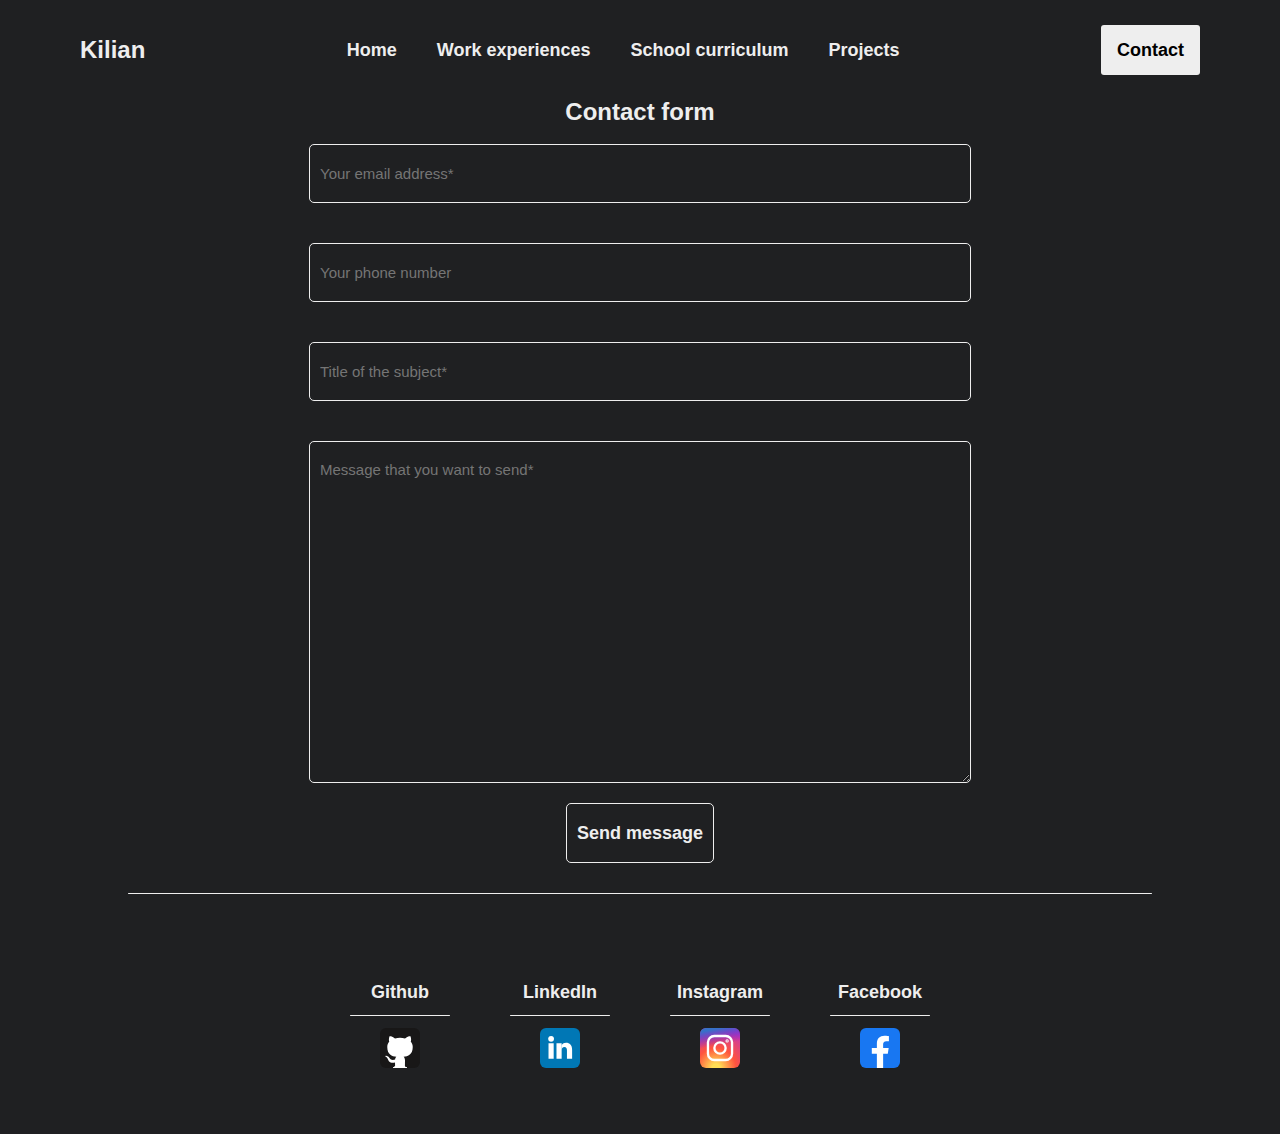
<file: contact/contact.html>
<!DOCTYPE html>
<html lang="en">
<head>
    <meta charset="UTF-8">
    <meta name="viewport" content="width=device-width, initial-scale=1.0">
    <meta http-equiv="X-UA-Compatible" content="ie=edge">
    <title>Kilian GOËTZ</title>
    <link rel="stylesheet" href="./contact.css">
    <link rel="stylesheet" href="../style/style.css">
    <script type="text/javascript" src="./formSender.js"></script>
</head>
<body>
<div id="preloader">
    <span class="loader">
    </span>
</div>
<header>
    <nav id="navbar">
        <button id="burgerMenu"
                onclick="
                this.classList.toggle('opened');
                this.setAttribute('aria-expanded', this.classList.contains('opened'));

                let navbar = document.getElementById('navbar');
                let listNavbar = document.getElementById('listNavbar');
                let elementList = document.getElementsByClassName('elementList');
                let divider = document.getElementById('divider');
                let content = document.getElementById('content');
                let footer = document.getElementById('footer');

                if(this.classList.contains('opened')){
                    content.style.display = 'none';
                    footer.style.display = 'none';
                    navbar.style.height = 'calc(100vh - 60px)';
                    listNavbar.style.flexDirection = 'column';
                    listNavbar.style.paddingLeft = '0';
                    listNavbar.style.height = '100%';
                    listNavbar.style.justifyContent = 'space-around';
                    elementList[0].style.display = 'none';
                    navbar.style.flexDirection = 'column';
                    navbar.style.alignItems = 'center';
                    divider.style.display = 'flex';
                    divider.style.width = '100%';
                    divider.style.borderBottom = '1px solid #EEEEEE';
                    for(let x = 1; x < elementList.length; x++){
                        elementList[x].style.display = 'block';
                        elementList[x].style.margin = '0';
                    }
                }
                else{
                    content.style.display = 'flex';
                    content.style.flexDirection = 'column';
                    footer.style.display = 'flex';
                    navbar.style.height = 'auto';
                    divider.style.display = 'none';
                    elementList[0].style.display = 'flex';
                    navbar.style.alignItems = 'center'
                    navbar.style.flexDirection = 'row';
                    for(let x = 1; x < elementList.length; x++){
                        elementList[x].style.display = 'none';
                        elementList[x].style.margin = '0';
                    }
                }
                "
                aria-label="Main Menu"
        >
            <svg width="40" height="40" viewBox="0 0 100 100">
                <path class="burgerMenuLines" d="M 20,29.000046 H 80.000231 C 80.000231,29.000046 94.498839,28.817352 94.532987,66.711331 94.543142,77.980673 90.966081,81.670246 85.259173,81.668997 79.552261,81.667751 75.000211,74.999942 75.000211,74.999942 L 25.000021,25.000058" />
                <path class="burgerMenuLines" d="M 20,50 H 80" />
                <path class="burgerMenuLines" d="M 20,70.999954 H 80.000231 C 80.000231,70.999954 94.498839,71.182648 94.532987,33.288669 94.543142,22.019327 90.966081,18.329754 85.259173,18.331003 79.552261,18.332249 75.000211,25.000058 75.000211,25.000058 L 25.000021,74.999942" />
            </svg>
        </button>
        <span id="divider"></span>
        <ul id="listNavbar">
            <li class="elementList">
                <a href="../index.html" class="elementLink" title="Kilian GOËTZ" >Kilian</a>
            </li>
            <li class="elementList">
                <a href="../index.html" class="elementLink" title="Home page" >Home</a>
            </li>
            <li class="elementList">
                <a href="../workExperience/workExperience.html" class="elementLink" title="Work experiences page" >Work experiences</a>
            </li>
            <li class="elementList">
                <a href="../schoolCurriculum/schoolCurriculum.html" class="elementLink" title="School curriculum page" >School curriculum</a>
            </li>
            <li class="elementList">
                <a href="../projects/projects.html" class="elementLink" title="Projects page" >Projects</a>
            </li>
            <li class="elementList">
                <a href="./contact.html" class="elementLink" title="Contact page" >Contact</a>
            </li>
        </ul>
    </nav>
</header>
<main id="content">
    <h1 id="title-contact">Contact form</h1>
    <form method="post" id="contact-form">
        <div class="email">
            <label for="email-input"></label>
            <input type="email" placeholder="Your email address*" name="email" id="email-input" required>
        </div>
        <div class="phone-number">
            <label for="phone-number"></label>
            <input type="tel" placeholder="Your phone number" name="phone-number" id="phone-number">
        </div>
        <div class="subject">
            <label for="subject"></label>
            <input type="text" placeholder="Title of the subject*" name="subject" id="subject" required>
        </div>
        <div class="message">
            <label for="message"></label>
            <textarea placeholder="Message that you want to send*" name="message" id="message" cols="30" rows="20" required></textarea>
        </div>
        <input type="submit" value="Send message" id="send-button" onclick="sendMail()">
    </form>
</main>
<footer id="footer">
    <span id="dividerFooter"></span>
    <ul id="listFooter">
        <li class="elementListFooter">
            <a href="https://github.com/Beladric" target="_blank" class="elementLinkFooter" title="GitHub" >Github</a>
            <span class="dividersFooter"></span>
            <img src="../resources/github.svg" alt="github" height="40">
        </li>
        <li class="elementListFooter">
            <a href="https://www.linkedin.com/in/kilian-goetz/" target="_blank" class="elementLinkFooter" title="LinkedIn" >LinkedIn</a>
            <span class="dividersFooter"></span>
            <img src="../resources/linkedin.svg" alt="linkedIn" height="40">
        </li>
        <li class="elementListFooter">
            <a href="" target="_blank" class="elementLinkFooter" title="Instagram" >Instagram</a>
            <span class="dividersFooter"></span>
            <img src="../resources/instagram.svg" alt="instagram" height="40">
        </li>
        <li class="elementListFooter">
            <a href="" target="_blank" class="elementLinkFooter" title="Facebook" >Facebook</a>
            <span class="dividersFooter"></span>
            <img src="../resources/facebook.svg" alt="facebook" height="40">
        </li>
    </ul>
</footer>
<script src="../scripts/loader.js"></script>
</body>
</html>
</file>
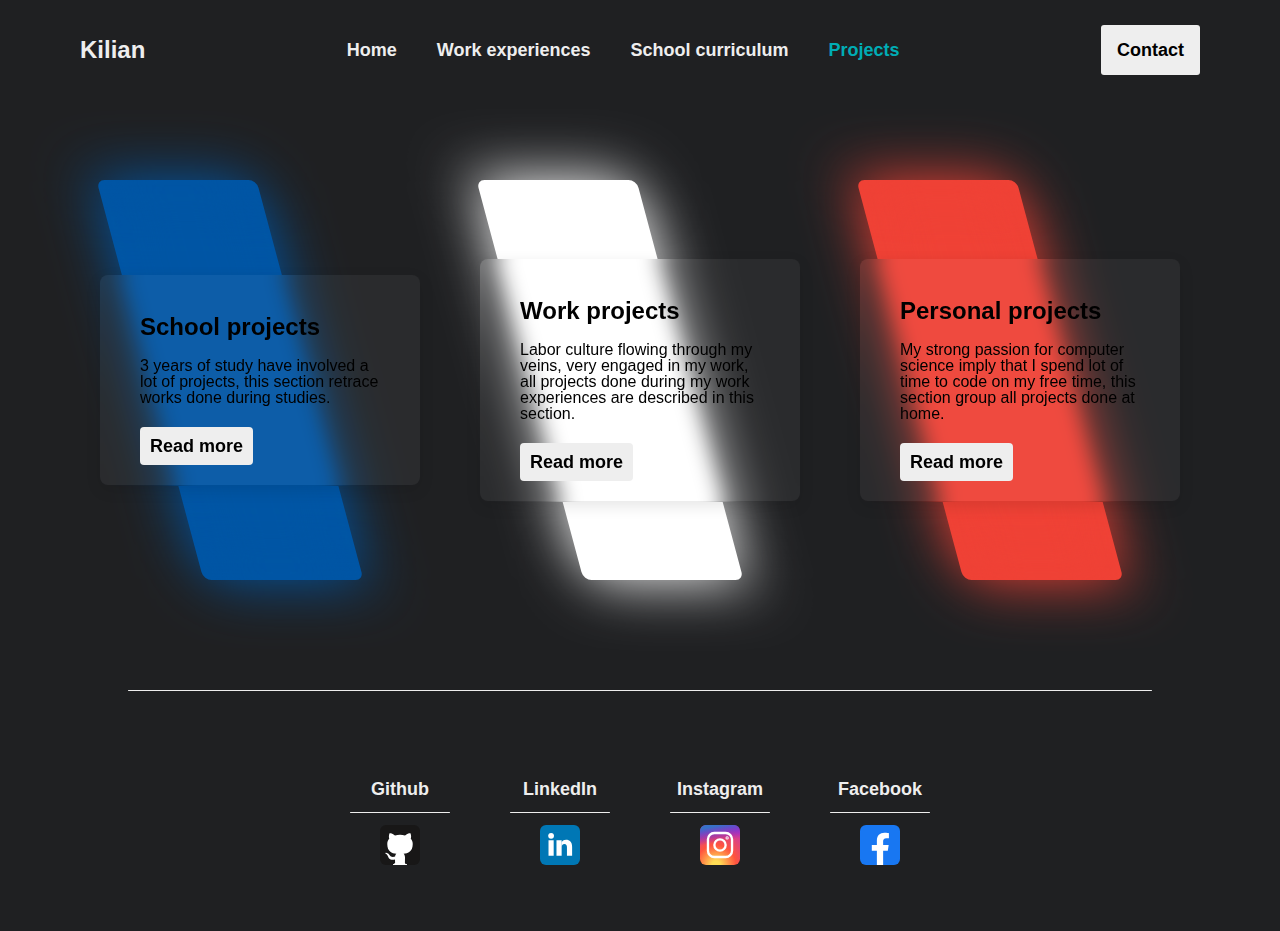
<file: projects/projects.html>
<!DOCTYPE html>
<html lang="en">
<head>
    <meta charset="UTF-8">
    <meta name="viewport" content="width=device-width, initial-scale=1.0">
    <meta http-equiv="X-UA-Compatible" content="ie=edge">
    <title>Kilian GOËTZ</title>
    <link rel="stylesheet" href="./projects.css">
    <link rel="stylesheet" href="../style/style.css">
</head>
<body>
<div id="preloader">
    <span class="loader">
    </span>
</div>
<header>
    <nav id="navbar">
        <button id="burgerMenu"
                onclick="
                this.classList.toggle('opened');
                this.setAttribute('aria-expanded', this.classList.contains('opened'));

                let navbar = document.getElementById('navbar');
                let listNavbar = document.getElementById('listNavbar');
                let elementList = document.getElementsByClassName('elementList');
                let divider = document.getElementById('divider');
                let content = document.getElementById('content');
                let footer = document.getElementById('footer');

                if(this.classList.contains('opened')){
                    content.style.display = 'none';
                    footer.style.display = 'none';
                    navbar.style.height = 'calc(100vh - 60px)';
                    listNavbar.style.flexDirection = 'column';
                    listNavbar.style.paddingLeft = '0';
                    listNavbar.style.height = '100%';
                    listNavbar.style.justifyContent = 'space-around';
                    elementList[0].style.display = 'none';
                    navbar.style.flexDirection = 'column';
                    navbar.style.alignItems = 'center';
                    divider.style.display = 'flex';
                    divider.style.width = '100%';
                    divider.style.borderBottom = '1px solid #EEEEEE';
                    for(let x = 1; x < elementList.length; x++){
                        elementList[x].style.display = 'block';
                        elementList[x].style.margin = '0';
                    }
                }
                else{
                    content.style.display = 'flex';
                    footer.style.display = 'flex';
                    navbar.style.height = 'auto';
                    divider.style.display = 'none';
                    elementList[0].style.display = 'flex';
                    navbar.style.alignItems = 'center'
                    navbar.style.flexDirection = 'row';
                    for(let x = 1; x < elementList.length; x++){
                        elementList[x].style.display = 'none';
                        elementList[x].style.margin = '0';
                    }
                }
                "
                aria-label="Main Menu"
        >
            <svg width="40" height="40" viewBox="0 0 100 100">
                <path class="burgerMenuLines" d="M 20,29.000046 H 80.000231 C 80.000231,29.000046 94.498839,28.817352 94.532987,66.711331 94.543142,77.980673 90.966081,81.670246 85.259173,81.668997 79.552261,81.667751 75.000211,74.999942 75.000211,74.999942 L 25.000021,25.000058" />
                <path class="burgerMenuLines" d="M 20,50 H 80" />
                <path class="burgerMenuLines" d="M 20,70.999954 H 80.000231 C 80.000231,70.999954 94.498839,71.182648 94.532987,33.288669 94.543142,22.019327 90.966081,18.329754 85.259173,18.331003 79.552261,18.332249 75.000211,25.000058 75.000211,25.000058 L 25.000021,74.999942" />
            </svg>
        </button>
        <span id="divider"></span>
        <ul id="listNavbar">
            <li class="elementList">
                <a href="../index.html" class="elementLink" title="Kilian GOËTZ" >Kilian</a>
            </li>
            <li class="elementList">
                <a href="../index.html" class="elementLink" title="Home page" >Home</a>
            </li>
            <li class="elementList">
                <a href="../workExperience/workExperience.html" class="elementLink" title="Work experiences page" >Work experiences</a>
            </li>
            <li class="elementList">
                <a href="../schoolCurriculum/schoolCurriculum.html" class="elementLink" title="School curriculum page" >School curriculum</a>
            </li>
            <li class="elementList">
                <a href="./projects.html" class="elementLink" title="Projects page" >Projects</a>
            </li>
            <li class="elementList">
                <a href="../contact/contact.html" class="elementLink" title="Contact page" >Contact</a>
            </li>
        </ul>
    </nav>
</header>
<main id="content">
    <div class="cards-projects">
        <div class="box-projects">
            <span></span>
            <div class="content-card-project">
                <h2>
                    School projects
                </h2>
                <p>
                    3 years of study have involved a lot of projects, this section retrace works done during studies.
                </p>
                <a href="" title="To school project section">
                    Read more
                </a>
            </div>
        </div>
        <div class="box-projects">
            <span></span>
            <div class="content-card-project">
                <h2>
                    Work projects
                </h2>
                <p>
                    Labor culture flowing through my veins, very engaged in my work, all projects done during my work experiences are described in this section.
                </p>
                <a href="" title="To work projects section" >
                    Read more
                </a>
            </div>
        </div>
        <div class="box-projects">
            <span></span>
            <div class="content-card-project">
                <h2>
                    Personal projects
                </h2>
                <p>
                    My strong passion for computer science imply that I spend lot of time to code on my free time, this section group all projects done at home.
                </p>
                <a href="" title="To personnal project section" >
                    Read more
                </a>
            </div>
        </div>
    </div>
    <section id="school-projects">

    </section>
    <section id="work-projects">

    </section>
    <section id="personal-projects">

    </section>
</main>
<footer id="footer">
    <span id="dividerFooter"></span>
    <ul id="listFooter">
        <li class="elementListFooter">
            <a href="https://github.com/Beladric" target="_blank" class="elementLinkFooter" title="GitHub" >Github</a>
            <span class="dividersFooter"></span>
            <img src="../resources/github.svg" alt="github" height="40">
        </li>
        <li class="elementListFooter">
            <a href="https://www.linkedin.com/in/kilian-goetz/" target="_blank" class="elementLinkFooter" title="LinkedIn" >LinkedIn</a>
            <span class="dividersFooter"></span>
            <img src="../resources/linkedin.svg" alt="linkedIn" height="40">
        </li>
        <li class="elementListFooter">
            <a href="" target="_blank" class="elementLinkFooter" title="Instagram" >Instagram</a>
            <span class="dividersFooter"></span>
            <img src="../resources/instagram.svg" alt="instagram" height="40">
        </li>
        <li class="elementListFooter">
            <a href="" target="_blank" class="elementLinkFooter" title="Facebook" >Facebook</a>
            <span class="dividersFooter"></span>
            <img src="../resources/facebook.svg" alt="facebook" height="40">
        </li>
    </ul>
</footer>
<script src="../scripts/loader.js"></script>
</body>
</html>
</file>
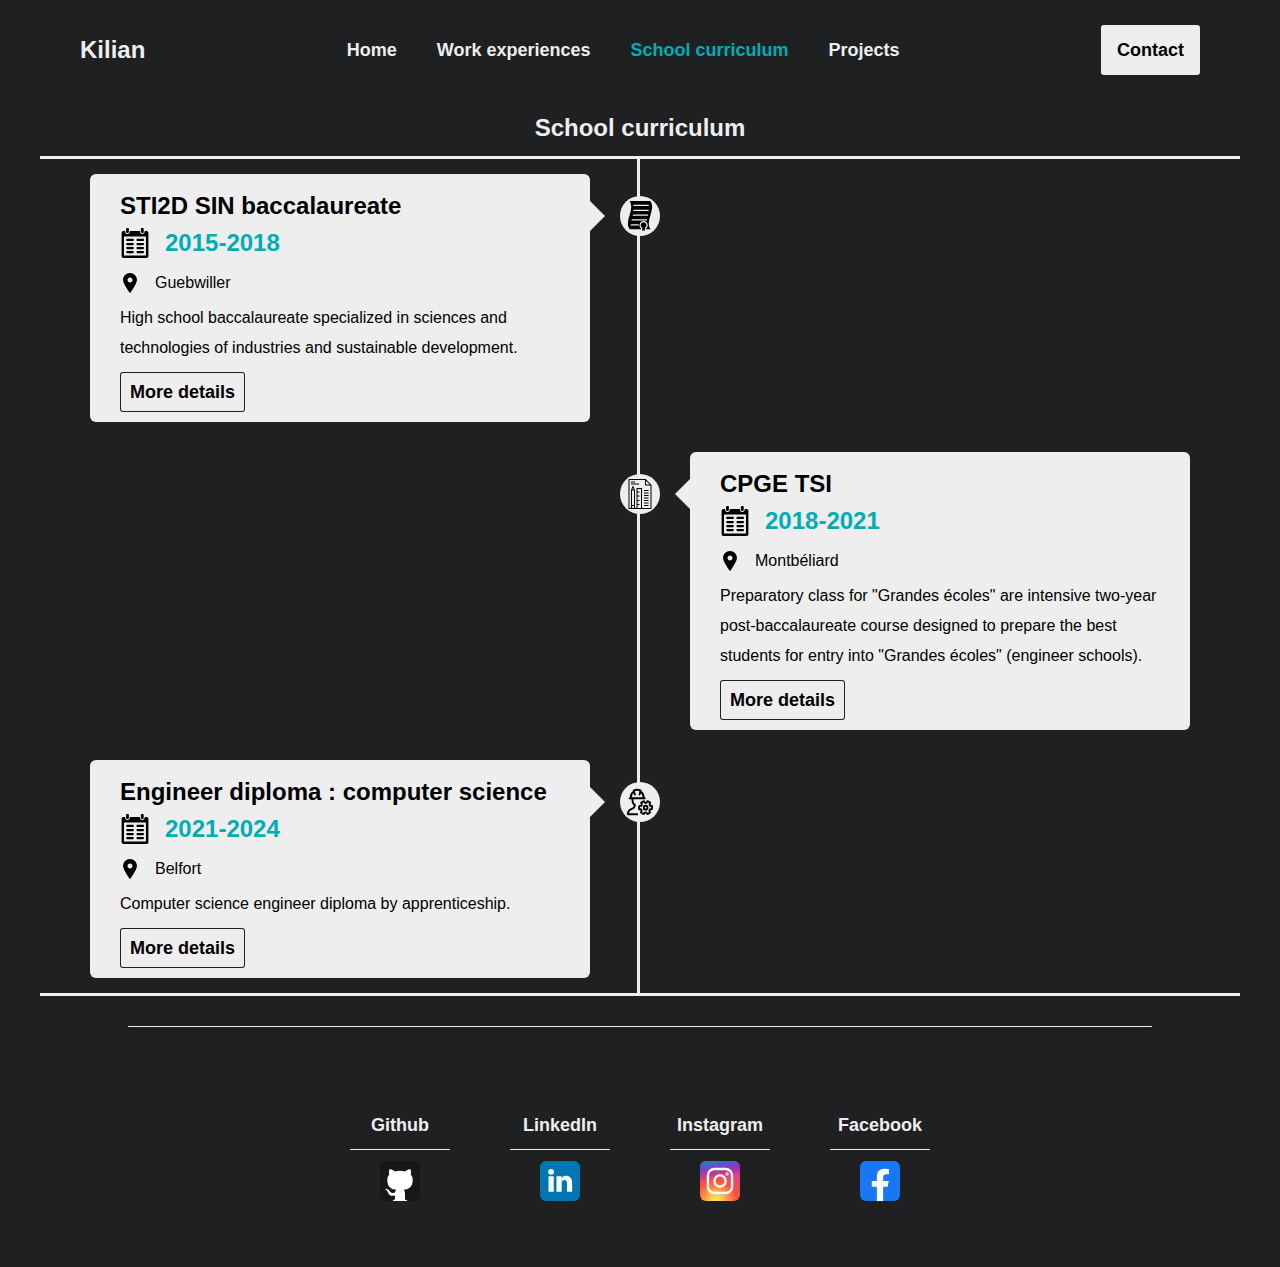
<file: schoolCurriculum/schoolCurriculum.html>
<!DOCTYPE html>
<html lang="en">
<head>
    <meta charset="UTF-8">
    <meta name="viewport" content="width=device-width, initial-scale=1.0">
    <meta http-equiv="X-UA-Compatible" content="ie=edge">
    <title>Kilian GOËTZ</title>
    <link rel="stylesheet" href="./schoolCurriculum.css">
    <link rel="stylesheet" href="../style/style.css">
</head>
<body>
<div id="preloader">
    <span class="loader">
    </span>
</div>
<header>
    <nav id="navbar">
        <button id="burgerMenu"
                onclick="
                this.classList.toggle('opened');
                this.setAttribute('aria-expanded', this.classList.contains('opened'));

                let navbar = document.getElementById('navbar');
                let listNavbar = document.getElementById('listNavbar');
                let elementList = document.getElementsByClassName('elementList');
                let divider = document.getElementById('divider');
                let content = document.getElementById('content');
                let footer = document.getElementById('footer');

                if(this.classList.contains('opened')){
                    content.style.display = 'none';
                    footer.style.display = 'none';
                    navbar.style.height = 'calc(100vh - 60px)';
                    listNavbar.style.flexDirection = 'column';
                    listNavbar.style.paddingLeft = '0';
                    listNavbar.style.height = '100%';
                    listNavbar.style.justifyContent = 'space-around';
                    elementList[0].style.display = 'none';
                    navbar.style.flexDirection = 'column';
                    navbar.style.alignItems = 'center';
                    divider.style.display = 'flex';
                    divider.style.width = '100%';
                    divider.style.borderBottom = '1px solid #EEEEEE';
                    for(let x = 1; x < elementList.length; x++){
                        elementList[x].style.display = 'block';
                        elementList[x].style.margin = '0';
                    }
                }
                else{
                    content.style.display = 'flex';
                    content.style.flexDirection = 'column';
                    footer.style.display = 'flex';
                    navbar.style.height = 'auto';
                    divider.style.display = 'none';
                    elementList[0].style.display = 'flex';
                    navbar.style.alignItems = 'center'
                    navbar.style.flexDirection = 'row';
                    for(let x = 1; x < elementList.length; x++){
                        elementList[x].style.display = 'none';
                        elementList[x].style.margin = '0';
                    }
                }
                "
                aria-label="Main Menu"
        >
            <svg width="40" height="40" viewBox="0 0 100 100">
                <path class="burgerMenuLines" d="M 20,29.000046 H 80.000231 C 80.000231,29.000046 94.498839,28.817352 94.532987,66.711331 94.543142,77.980673 90.966081,81.670246 85.259173,81.668997 79.552261,81.667751 75.000211,74.999942 75.000211,74.999942 L 25.000021,25.000058" />
                <path class="burgerMenuLines" d="M 20,50 H 80" />
                <path class="burgerMenuLines" d="M 20,70.999954 H 80.000231 C 80.000231,70.999954 94.498839,71.182648 94.532987,33.288669 94.543142,22.019327 90.966081,18.329754 85.259173,18.331003 79.552261,18.332249 75.000211,25.000058 75.000211,25.000058 L 25.000021,74.999942" />
            </svg>
        </button>
        <span id="divider"></span>
        <ul id="listNavbar">
            <li class="elementList">
                <a href="../index.html" class="elementLink" title="Kilian GOËTZ" >Kilian</a>
            </li>
            <li class="elementList">
                <a href="../index.html" class="elementLink" title="Home page" >Home</a>
            </li>
            <li class="elementList">
                <a href="../workExperience/workExperience.html" class="elementLink" title="Work experiences page" >Work experiences</a>
            </li>
            <li class="elementList">
                <a href="./schoolCurriculum.html" class="elementLink" title="School curriculum page" >School curriculum</a>
            </li>
            <li class="elementList">
                <a href="../projects/projects.html" class="elementLink" title="Projects page" >Projects</a>
            </li>
            <li class="elementList">
                <a href="../contact/contact.html" class="elementLink" title="Contact page" >Contact</a>
            </li>
        </ul>
    </nav>
</header>
<main id="content">
    <h1 id="title">School curriculum</h1>
    <div class="timeline">
        <div class="container left-container">
            <span class="timeline-images">
                <img src="../resources/diploma.svg" alt="diploma" height="30px">
            </span>
            <div class="text-box">
                <h2>STI2D SIN baccalaureate</h2>
                <div class="date-container">
                    <img src="../resources/calendar.svg" alt="calendar" height="30px">
                    <strong>2015-2018</strong>
                </div>
                <div class="location-container">
                    <img src="../resources/location.svg" alt="location" height="20px">
                    <p class="location">Guebwiller</p>
                </div>
                <p class="container-description">High school baccalaureate specialized in sciences and technologies of industries and sustainable development.</p>
                <a href="" title="To baccalaureate section" >More details</a>
                <span class="left-container-arrow"></span>
            </div>
        </div>
        <div class="container right-container">
            <span class="timeline-images">
                <img src="../resources/study.svg" alt="study" height="30px">
            </span>
            <div class="text-box">
                <h2>CPGE TSI</h2>
                <div class="date-container">
                    <img src="../resources/calendar.svg" alt="calendar" height="30px">
                    <strong>2018-2021</strong>
                </div>
                <div class="location-container">
                    <img src="../resources/location.svg" alt="location" height="20px">
                    <p class="location">Montbéliard</p>
                </div>
                <p class="container-description">Preparatory class for "Grandes écoles" are intensive two-year post-baccalaureate course designed to prepare the best students for entry into "Grandes écoles" (engineer schools).</p>
                <a href="" title="To CPGE section" >More details</a>
                <span class="right-container-arrow"></span>
            </div>
        </div>
        <div class="container left-container">
            <span class="timeline-images">
                <img src="../resources/engineer.svg" alt="diploma" height="30px">
            </span>
            <div class="text-box">
                <h2>Engineer diploma : computer science</h2>
                <div class="date-container">
                    <img src="../resources/calendar.svg" alt="calendar" height="30px">
                    <strong>2021-2024</strong>
                </div>
                <div class="location-container">
                    <img src="../resources/location.svg" alt="location" height="20px">
                    <p class="location">Belfort</p>
                </div>
                <p class="container-description">Computer science engineer diploma by apprenticeship.</p>
                <a href="" title="To engineer school section" >More details</a>
                <span class="left-container-arrow"></span>
            </div>
        </div>
    </div>
    <div id="engineer-school">

    </div>
    <div id="baccalaureate">

    </div>
    <div id="cpge">

    </div>
</main>
<footer id="footer">
    <span id="dividerFooter"></span>
    <ul id="listFooter">
        <li class="elementListFooter">
            <a href="https://github.com/Beladric" target="_blank" class="elementLinkFooter" title="GitHub" >Github</a>
            <span class="dividersFooter"></span>
            <img src="../resources/github.svg" alt="github" height="40">
        </li>
        <li class="elementListFooter">
            <a href="https://www.linkedin.com/in/kilian-goetz/" target="_blank" class="elementLinkFooter" title="LinkedIn" >LinkedIn</a>
            <span class="dividersFooter"></span>
            <img src="../resources/linkedin.svg" alt="linkedIn" height="40">
        </li>
        <li class="elementListFooter">
            <a href="" target="_blank" class="elementLinkFooter" title="Instagram" >Instagram</a>
            <span class="dividersFooter"></span>
            <img src="../resources/instagram.svg" alt="instagram" height="40">
        </li>
        <li class="elementListFooter">
            <a href="" target="_blank" class="elementLinkFooter" title="Facebook" >Facebook</a>
            <span class="dividersFooter"></span>
            <img src="../resources/facebook.svg" alt="facebook" height="40">
        </li>
    </ul>
</footer>
<script src="../scripts/loader.js"></script>
</body>
</html>
</file>
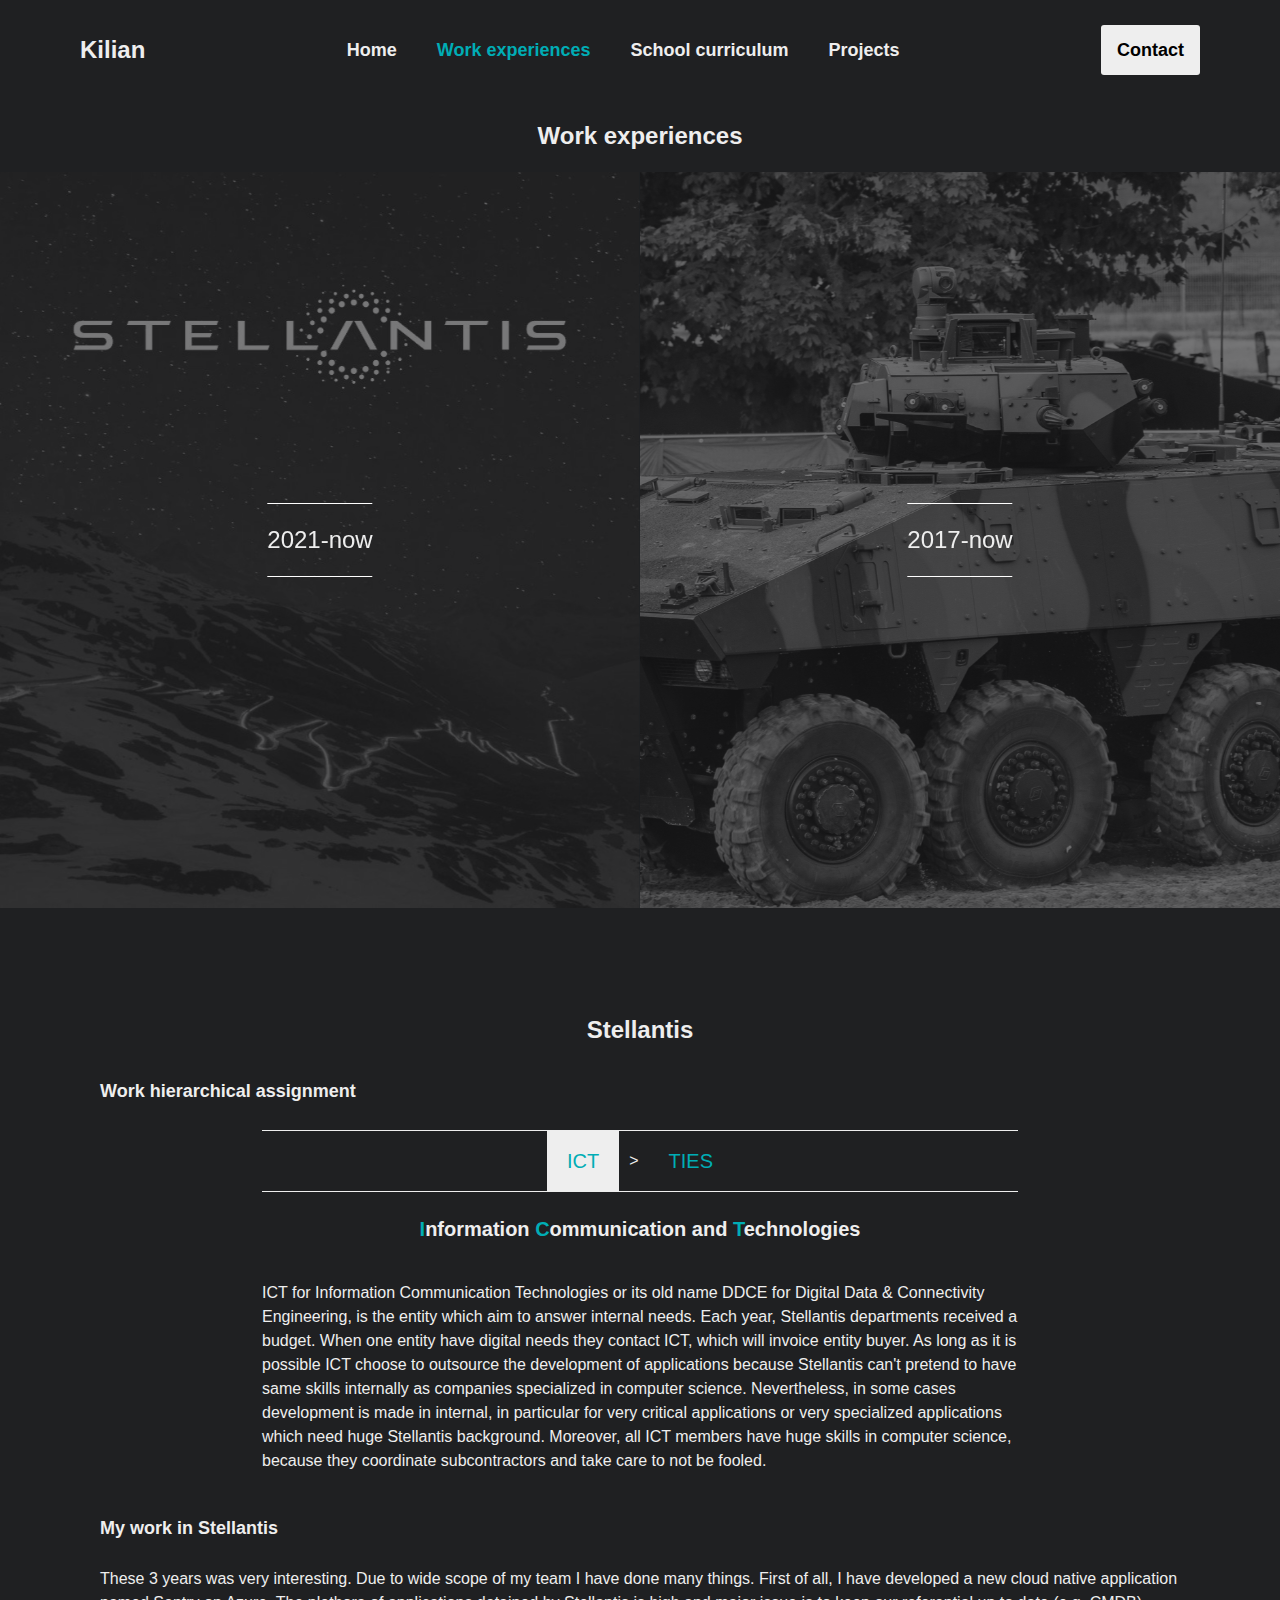
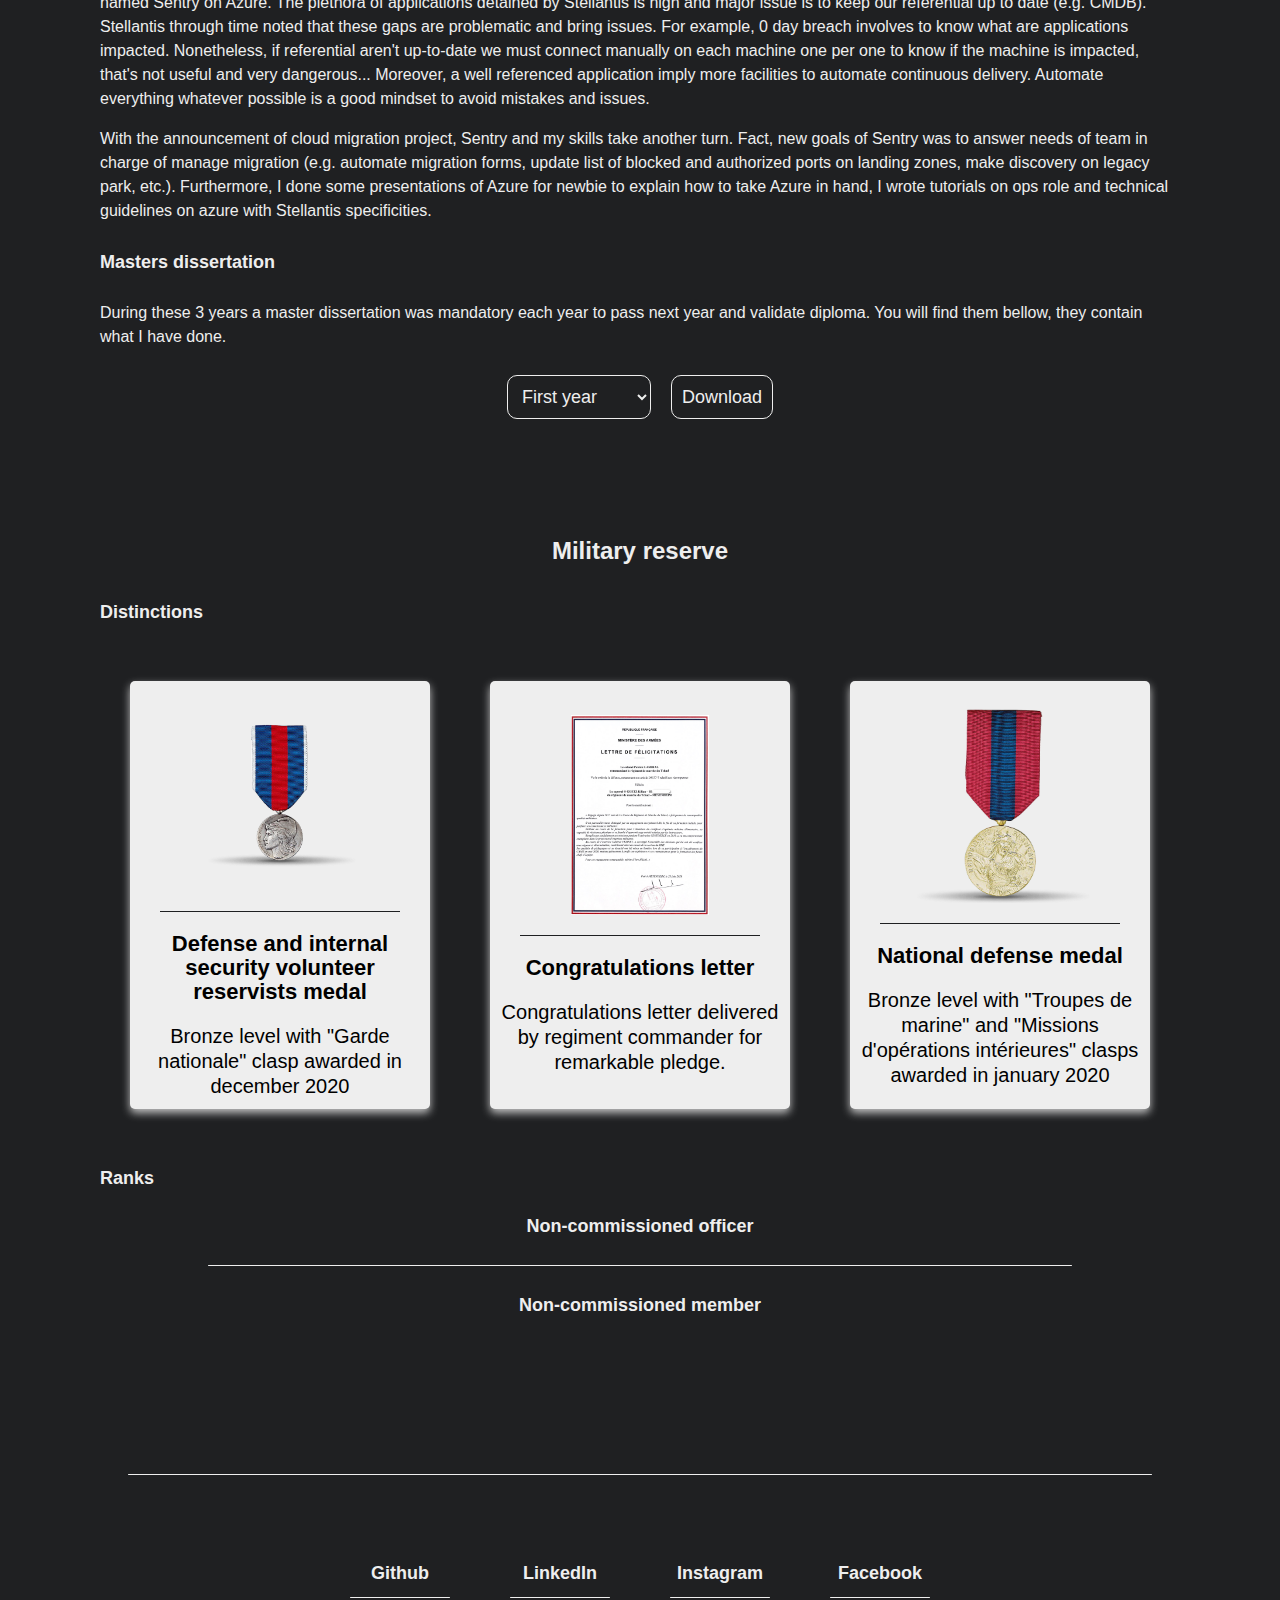
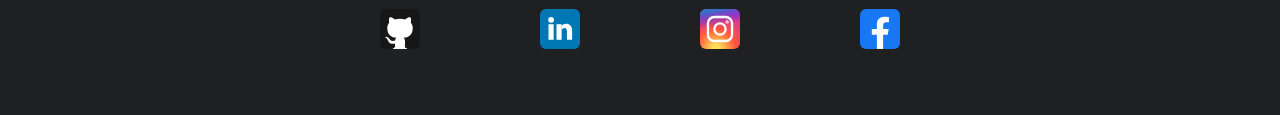
<file: workExperience/workExperience.html>
<!DOCTYPE html>
<html lang="en">
<head>
    <meta charset="UTF-8">
    <meta name="viewport" content="width=device-width, initial-scale=1.0">
    <meta http-equiv="X-UA-Compatible" content="ie=edge">
    <title>Kilian GOËTZ</title>
    <link rel="stylesheet" href="./workExperience.css">
    <link rel="stylesheet" href="../style/style.css">
</head>
<body>
<div id="preloader">
    <span class="loader">
    </span>
</div>
<header>
    <nav id="navbar">
        <button id="burgerMenu"
                onclick="
                this.classList.toggle('opened');
                this.setAttribute('aria-expanded', this.classList.contains('opened'));

                let navbar = document.getElementById('navbar');
                let listNavbar = document.getElementById('listNavbar');
                let elementList = document.getElementsByClassName('elementList');
                let divider = document.getElementById('divider');
                let content = document.getElementById('content');
                let footer = document.getElementById('footer');

                if(this.classList.contains('opened')){
                    content.style.display = 'none';
                    footer.style.display = 'none';
                    navbar.style.height = 'calc(100vh - 60px)';
                    listNavbar.style.flexDirection = 'column';
                    listNavbar.style.paddingLeft = '0';
                    listNavbar.style.height = '100%';
                    listNavbar.style.justifyContent = 'space-around';
                    elementList[0].style.display = 'none';
                    navbar.style.flexDirection = 'column';
                    navbar.style.alignItems = 'center';
                    divider.style.display = 'flex';
                    divider.style.width = '100%';
                    divider.style.borderBottom = '1px solid #EEEEEE';
                    for(let x = 1; x < elementList.length; x++){
                        elementList[x].style.display = 'block';
                        elementList[x].style.margin = '0';
                    }
                }
                else{
                    content.style.display = 'flex';
                    content.style.flexDirection = 'column';
                    footer.style.display = 'flex';
                    navbar.style.height = 'auto';
                    divider.style.display = 'none';
                    elementList[0].style.display = 'flex';
                    navbar.style.alignItems = 'center'
                    navbar.style.flexDirection = 'row';
                    for(let x = 1; x < elementList.length; x++){
                        elementList[x].style.display = 'none';
                        elementList[x].style.margin = '0';
                    }
                }
                "
                aria-label="Main Menu"
        >
            <svg width="40" height="40" viewBox="0 0 100 100">
                <path class="burgerMenuLines" d="M 20,29.000046 H 80.000231 C 80.000231,29.000046 94.498839,28.817352 94.532987,66.711331 94.543142,77.980673 90.966081,81.670246 85.259173,81.668997 79.552261,81.667751 75.000211,74.999942 75.000211,74.999942 L 25.000021,25.000058" />
                <path class="burgerMenuLines" d="M 20,50 H 80" />
                <path class="burgerMenuLines" d="M 20,70.999954 H 80.000231 C 80.000231,70.999954 94.498839,71.182648 94.532987,33.288669 94.543142,22.019327 90.966081,18.329754 85.259173,18.331003 79.552261,18.332249 75.000211,25.000058 75.000211,25.000058 L 25.000021,74.999942" />
            </svg>
        </button>
        <span id="divider"></span>
        <ul id="listNavbar">
            <li class="elementList">
                <a href="../index.html" class="elementLink" title="Kilian GOËTZ" >Kilian</a>
            </li>
            <li class="elementList">
                <a href="../index.html" class="elementLink" title="Home page" >Home</a>
            </li>
            <li class="elementList">
                <a href="./workExperience.html" class="elementLink" title="Work experiences page" >Work experiences</a>
            </li>
            <li class="elementList">
                <a href="../schoolCurriculum/schoolCurriculum.html" class="elementLink" title="School curriculum page" >School curriculum</a>
            </li>
            <li class="elementList">
                <a href="../projects/projects.html" class="elementLink" title="Projects page" >Projects</a>
            </li>
            <li class="elementList">
                <a href="../contact/contact.html" class="elementLink" title="Contact page" >Contact</a>
            </li>
        </ul>
    </nav>
</header>
<main id="content">
    <h1 id="WorkExperiencesTitle">Work experiences</h1>
    <section id="timeline">
        <div class="tl-item">
            <div class="tl-bg" style="background-image: url('../resources/verre2.jpg')"></div>
            <div class="tl-year">
                <p class="f2 heading--sanSerif">2021-now</p>
            </div>
            <div class="tl-content">
                <h2 class="f3 text--accent ttu">Apprentice DevOps engineer</h2>
                <p>Incorporated in IT internal department of Stellantis as Apprentice DevOps engineer, I develop a new application in order to facilitate migration of legacy applications in the cloud (Azure, AWS, etc.). Moreover, application is in charge of monitoring gap of information between referential's (e.g. CMDB) and deployed applications.</p>
                <a href="#Stellantis">More details</a>
            </div>
        </div>
        <div class="tl-item">
            <div class="tl-bg" style="background-image: url('../resources/vbci.jpg')"></div>
            <div class="tl-year">
                <p class="f2 heading--sanSerif">2017-now</p>
            </div>
            <div class="tl-content">
                <h2>Sergeant in French land forces military reserve</h2>
                <p>Devoted patriot, I made the choice to join French military reserve in "Régiment de Marche du Tchad". Since 2017, I spend some of my free time to serve my country. Started as soldier, I proved my fervor, and I'm now Sergeant, I manage battle group composed of 8 people.</p>
                <a href="#military-reserve">More details</a>
            </div>
        </div>
    </section>
    <section id="Stellantis">
        <h2>Stellantis</h2>
        <h3>Work hierarchical assignment</h3>
        <div id="workAssignment">
            <div class="tabNavigation">
                <button class="tabButton" onclick="openTab('ICT', 'ICTB')" id="ICTB">ICT</button>
                <p class="hierarchy">></p>
                <button class="tabButton" onclick="openTab('TIES', 'TIESB')" id="TIESB">TIES</button>
            </div>
            <div id="ICT" class="tab">
                <h4 class="acronym">
                    <span class="color">I</span>nformation <span class="color">C</span>ommunication and <span class="color">T</span>echnologies
                </h4>
                <p>
                    ICT for Information Communication Technologies or its old name DDCE for Digital Data & Connectivity Engineering, is the entity which aim to answer internal needs. Each year, Stellantis departments received a budget. When one entity have digital needs they contact ICT, which will invoice entity buyer. As long as it is possible ICT choose to outsource the development of applications because Stellantis can't pretend to have same skills internally as companies specialized in computer science. Nevertheless, in some cases development is made in internal, in particular for very critical applications or very specialized applications which need huge Stellantis background. Moreover, all ICT members have huge skills in computer science, because they coordinate subcontractors and take care to not be fooled.
                </p>
            </div>
            <div id="TIES" class="tab">
                <h4 class="acronym">
                    <span class="color">T</span>echnical <span class="color">I</span>ntegration <span></span>Expertise and Support
                </h4>
                <p>If we go deeper, I was integrated in TIES team for technical integration expertise and support team. Major objective of my team is to ensure good practices of OPS role (DevOps, SecOps, etc.) in cloud perimeter. This involves scope of team work is very wide.</p>
            </div>
        </div>
        <h3>My work in Stellantis</h3>
        <p>These 3 years was very interesting. Due to wide scope of my team I have done many things. First of all, I have developed a new cloud native application named Sentry on Azure. The plethora of applications detained by Stellantis is high and major issue is to keep our referential up to date (e.g. CMDB). Stellantis through time noted that these gaps are problematic and bring issues. For example, 0 day breach involves to know what are applications impacted. Nonetheless, if referential aren't up-to-date we must connect manually on each machine one per one to know if the machine is impacted, that's not useful and very dangerous... Moreover, a well referenced application imply more facilities to automate continuous delivery. Automate everything whatever possible is a good mindset to avoid mistakes and issues.</p>
        <p>With the announcement of cloud migration project, Sentry and my skills take another turn. Fact, new goals of Sentry was to answer needs of team in charge of manage migration (e.g. automate migration forms, update list of blocked and authorized ports on landing zones, make discovery on legacy park, etc.). Furthermore, I done some presentations of Azure for newbie to explain how to take Azure in hand, I wrote tutorials on ops role and technical guidelines on azure with Stellantis specificities.</p>
        <h3>Masters dissertation</h3>
        <p>During these 3 years a master dissertation was mandatory each year to pass next year and validate diploma. You will find them bellow, they contain what I have done.</p>
        <div id="downloadDissertation">
            <label for="selectYear"></label>
            <select name="selectYear" id="selectYear">
                <option value="firstYear">First year</option>
                <option value="secondYear" disabled>Second year</option>
                <option value="lastYear" disabled>Last year</option>
            </select>
            <a id="downloadDissertationB" href="https://kilian-goetz.engineer/resources/Rapport%20GO%C3%8BTZ%20Kilian.pdf" download>
                Download
            </a>
        </div>
    </section>
    <section id="military-reserve">
        <h2>Military reserve</h2>
        <h3>Distinctions</h3>
        <div class="cards">
            <div class="card">
                <img src="../resources/reservemedal.png" alt="reserve medal">
                <span></span>
                <h4>Defense and internal security volunteer reservists medal</h4>
                <p>Bronze level with "Garde nationale" clasp awarded in december 2020</p>
            </div>
            <div class="card">
                <img src="../resources/LF.png" alt="LF">
                <span></span>
                <h4>Congratulations letter</h4>
                <p>Congratulations letter delivered by regiment commander for remarkable pledge.</p>
            </div>
            <div class="card">
                <img src="../resources/defnat.png" alt="Defnat">
                <span></span>
                <h4>National defense medal</h4>
                <p>Bronze level with "Troupes de marine" and "Missions d'opérations intérieures" clasps awarded in january 2020</p>
            </div>
        </div>
        <h3>Ranks</h3>
        <div id="ranks">
            <h4>Non-commissioned officer</h4>
            <div>

            </div>
            <div class="divider"></div>
            <h4>Non-commissioned member</h4>
            <div>

            </div>
        </div>
    </section>
</main>
<footer id="footer">
    <span id="dividerFooter"></span>
    <ul id="listFooter">
        <li class="elementListFooter">
            <a href="https://github.com/Beladric" target="_blank" class="elementLinkFooter" title="GitHub" >Github</a>
            <span class="dividersFooter"></span>
            <img src="../resources/github.svg" alt="github" height="40">
        </li>
        <li class="elementListFooter">
            <a href="https://www.linkedin.com/in/kilian-goetz/" target="_blank" class="elementLinkFooter" title="LinkedIn" >LinkedIn</a>
            <span class="dividersFooter"></span>
            <img src="../resources/linkedin.svg" alt="linkedIn" height="40">
        </li>
        <li class="elementListFooter">
            <a href="" target="_blank" class="elementLinkFooter" title="Instagram" >Instagram</a>
            <span class="dividersFooter"></span>
            <img src="../resources/instagram.svg" alt="instagram" height="40">
        </li>
        <li class="elementListFooter">
            <a href="" target="_blank" class="elementLinkFooter" title="Facebook" >Facebook</a>
            <span class="dividersFooter"></span>
            <img src="../resources/facebook.svg" alt="facebook" height="40">
        </li>
    </ul>
</footer>
<script src="../scripts/loader.js"></script>
<script src="../scripts/tabulationNavbar.js"></script>
<script src="../scripts/downloadDissertation.js"></script>
</body>
</html>
</file>
<file: contact/contact.css>
html {
  aspect-ratio: 16/9;
  max-width: 1920px;
  background-color: #1F2022;
  margin-right: auto;
  margin-left: auto;
}

body {
  margin: 0;
  padding: 0;
  background-color: #EEEEEE;
}

#content {
  background-color: #1F2022;
}

#contact-form {
  width: 100%;
  height: 100%;
  display: flex;
  flex-direction: column;
  align-items: center;
  justify-content: center;
}

#title-contact {
  width: 100%;
  margin: 0;
  text-align: center;
  font-family: "Josefin Sans", sans-serif;
  color: #EEEEEE;
  font-weight: 700;
  font-size: 24px;
  line-height: 24px;
}

#contact-form div {
  display: flex;
  width: 100%;
  flex-direction: column;
  align-items: center;
  justify-content: center;
}

#contact-form div input, #contact-form div textarea {
  background-color: transparent;
  border: 1px solid #EEEEEE;
  border-radius: 5px;
  color: #EEEEEE;
  outline: none;
  padding: 20px 10px 20px 10px;
  width: 50%;
  margin: 20px;
  font-family: "Josefin Sans", sans-serif;
  font-weight: 400;
  font-size: 15px;
  line-height: 15px;
}

#send-button {
  padding: 20px 10px 20px 10px;
  font-family: "Josefin Sans", sans-serif;
  border: 1px solid #EEEEEE;
  font-weight: 700;
  font-size: 18px;
  line-height: 18px;
  background-color: transparent;
  color: #EEEEEE;
  border-radius: 5px;
  transition: color 0.3s ease-in-out, background-color 0.3s ease-in-out;
}

#send-button:hover {
  cursor: pointer;
  background-color: #EEEEEE;
  color: black;
  transition: color 0.3s ease-in-out, background-color 0.3s ease-in-out;
}

/*# sourceMappingURL=contact.css.map */
</file>
<file: style/style.css>
#navbar {
  background-color: #1F2022;
}

#burgerMenu {
  display: none;
}

#listNavbar {
  display: flex;
  flex-direction: row;
  align-items: center;
  margin: 0;
  padding: 0;
}

.elementList {
  list-style: none;
  display: block;
  font-family: "Josefin Sans", sans-serif;
  font-weight: 700;
  font-size: 18px;
  line-height: 18px;
}

.elementList:first-of-type {
  margin: 0 auto 0 80px;
  font-size: 24px;
  line-height: 24px;
}

.elementList:last-of-type {
  margin: 25px 80px 25px auto;
  padding: 16px;
  border-radius: 3px;
  background-color: #EEEEEE;
  transition: box-shadow ease-in-out 0.3s, background-color ease-in-out 0.3s, color 0.3s ease-in-out;
}
.elementList:last-of-type .elementLink {
  color: #000000;
}

.elementList:last-of-type:hover {
  cursor: pointer;
  box-shadow: inset 0 0 0 1px #EEEEEE;
  background-color: transparent;
  transition: box-shadow ease-in-out 0.3s, background-color ease-in-out 0.3s, color 0.3s ease-in-out;
}
.elementList:last-of-type:hover .elementLink {
  color: #EEEEEE;
}

.elementList:nth-of-type(n+2):nth-of-type(-n+4) {
  margin-right: 20px;
}

.elementList:nth-of-type(n+3):nth-of-type(-n+5) {
  margin-left: 20px;
}

.elementList:nth-of-type(n+2):nth-of-type(-n+5) .elementLink {
  display: inline-block;
  position: relative;
}

.elementList:nth-of-type(n+2):nth-of-type(-n+5) .elementLink::after {
  content: "";
  position: absolute;
  width: 100%;
  transform: scaleX(0);
  height: 2px;
  bottom: 0;
  left: 0;
  background-color: #00ADB5;
  transform-origin: bottom right;
  transition: transform 0.3s ease-out;
}

.elementList:nth-of-type(n+2):nth-of-type(-n+5) .elementLink:hover::after {
  transform: scaleX(1);
  transform-origin: bottom left;
}

.elementLink {
  text-decoration: none;
  color: #EEEEEE;
}

@media screen and (max-width: 1000px) {
  .elementList:nth-of-type(n+2) {
    display: none;
  }
  #burgerMenu {
    background-color: transparent;
    border: none;
    cursor: pointer;
    display: flex;
    padding: 0;
  }
  .burgerMenuLines {
    fill: none;
    stroke: #EEEEEE;
    stroke-width: 6;
    transition: stroke-dasharray 600ms cubic-bezier(0.4, 0, 0.2, 1), stroke-dashoffset 600ms cubic-bezier(0.4, 0, 0.2, 1), color ease-in-out 600ms;
  }
  .burgerMenuLines:first-of-type {
    stroke-dasharray: 60 207;
    stroke-width: 6;
  }
  .burgerMenuLines:nth-of-type(2) {
    stroke-dasharray: 60 60;
    stroke-width: 6;
  }
  .burgerMenuLines:last-of-type {
    stroke-dasharray: 60 207;
    stroke-width: 6;
  }
  .opened .burgerMenuLines {
    stroke: red;
  }
  .opened .burgerMenuLines:first-of-type {
    stroke-dasharray: 90 207;
    stroke-dashoffset: -134;
    stroke-width: 6;
  }
  .opened .burgerMenuLines:nth-of-type(2) {
    stroke-dasharray: 1 60;
    stroke-dashoffset: -30;
    stroke-width: 6;
  }
  .opened .burgerMenuLines:last-of-type {
    stroke-dasharray: 90 207;
    stroke-dashoffset: -134;
    stroke-width: 6;
  }
  #navbar {
    display: flex;
    flex-direction: row;
    justify-content: space-between;
    padding: 30px 80px 30px 80px;
  }
}
#preloader {
  display: flex;
  align-items: center;
  justify-content: center;
  height: 100vh;
  width: 100%;
  background-color: #1F2022;
}

.loader {
  border: 16px solid #EEEEEE;
  border-radius: 50%;
  border-top: 16px solid #3498db;
  width: 120px;
  height: 120px;
  -webkit-animation: spin 2s linear infinite;
  animation: spin 2s linear infinite;
}

@keyframes spin {
  0% {
    transform: rotate(0deg);
  }
  100% {
    transform: rotate(360deg);
  }
}
#footer {
  width: 100%;
  background-color: #1F2022;
  padding: 30px 0 30px 0;
  display: flex;
  justify-content: center;
  align-items: center;
  flex-direction: column;
}

#listFooter {
  display: flex;
  flex-direction: row;
  margin: 0;
  padding: 0;
  width: 100%;
  max-width: 1920px;
  justify-content: center;
  flex-wrap: wrap;
}

#dividerFooter {
  width: 80%;
  height: 1px;
  background-color: #EEEEEE;
  border-radius: 1px;
  margin-bottom: 50px;
}

.elementListFooter {
  list-style: none;
  display: flex;
  flex-direction: column;
  height: 100px;
  justify-content: space-around;
  margin: 30px;
  width: 100px;
  align-items: center;
}

.elementLinkFooter {
  text-decoration: none;
  line-height: 24px;
  font-size: 18px;
  font-family: "Josefin Sans", sans-serif;
  font-weight: 700;
  color: #EEEEEE;
}

.dividersFooter {
  width: 100%;
  height: 1px;
  background-color: #EEEEEE;
  border-radius: 1px;
}

.elementLinkFooter:hover {
  -webkit-mask-image: linear-gradient(-75deg, rgba(0, 0, 0, 0.6) 30%, #000 50%, rgba(0, 0, 0, 0.6) 70%);
  -webkit-mask-size: 200%;
  animation: shine 1s infinite;
}

@-webkit-keyframes shine {
  from {
    -webkit-mask-position: 150%;
  }
  to {
    -webkit-mask-position: -50%;
  }
}

/*# sourceMappingURL=style.css.map */
</file>
<file: projects/projects.css>
html {
  aspect-ratio: 16/9;
  max-width: 1920px;
  background-color: #1F2022;
  margin-right: auto;
  margin-left: auto;
}

body {
  margin: 0;
  padding: 0;
  background-color: #EEEEEE;
}

.elementList:nth-of-type(5) .elementLink {
  color: #00ADB5;
}

#content {
  background-color: #1F2022;
}

.cards-projects {
  display: flex;
  justify-content: center;
  align-items: center;
  flex-wrap: wrap;
  padding: 40px 0;
}

.box-projects {
  position: relative;
  width: 320px;
  height: 400px;
  display: flex;
  justify-content: center;
  align-items: center;
  margin: 40px 30px;
  transition: 0.5s;
}

.box-projects::before {
  content: " ";
  position: absolute;
  top: 0;
  left: 50px;
  width: 50%;
  height: 100%;
  text-decoration: none;
  background: #EEEEEE;
  border-radius: 8px;
  transform: skewX(15deg);
  transition: 0.5s;
}

.box-projects::after {
  content: "";
  position: absolute;
  top: 0;
  left: 50px;
  width: 50%;
  height: 100%;
  background: #EEEEEE;
  border-radius: 8px;
  transform: skewX(15deg);
  transition: 0.5s;
  filter: blur(30px);
}

.box-projects:hover:before, .box-projects:hover:after {
  transform: skewX(0deg);
  left: 20px;
  width: calc(100% - 90px);
}

.box-projects:nth-child(1):before, .box-projects:nth-child(1):after {
  background: #0055A4;
}

.box-projects:nth-child(2):before, .box-projects:nth-child(2):after {
  background: #ffffff;
}

.box-projects:nth-child(3):before, .box-projects:nth-child(3):after {
  background: #EF4135;
}

.box-projects span {
  display: block;
  position: absolute;
  top: 0;
  left: 0;
  right: 0;
  bottom: 0;
  z-index: 5;
  pointer-events: none;
}

.box-projects span::before {
  content: "";
  position: absolute;
  top: 0;
  left: 0;
  width: 0;
  height: 0;
  border-radius: 8px;
  background: rgba(255, 255, 255, 0.1);
  backdrop-filter: blur(10px);
  opacity: 0;
  transition: 0.1s;
  animation: animate 2s ease-in-out infinite;
  box-shadow: 0 5px 15px rgba(0, 0, 0, 0.08);
}

.box-projects:hover span::before {
  top: -50px;
  left: 50px;
  width: 100px;
  height: 100px;
  opacity: 1;
}

.box-projects span::after {
  content: "";
  position: absolute;
  bottom: 0;
  right: 0;
  width: 100%;
  height: 100%;
  border-radius: 8px;
  background: rgba(255, 255, 255, 0.1);
  backdrop-filter: blur(10px);
  opacity: 0;
  transition: 0.5s;
  animation: animate 2s ease-in-out infinite;
  box-shadow: 0 5px 15px rgba(0, 0, 0, 0.08);
  animation-delay: -1s;
}

.box-projects:hover span:after {
  bottom: -50px;
  right: 50px;
  width: 100px;
  height: 100px;
  opacity: 1;
}

@keyframes animate {
  0%, 100% {
    transform: translateY(10px);
  }
  50% {
    transform: translate(-10px);
  }
}
.content-card-project {
  position: relative;
  left: 0;
  padding: 20px 40px;
  background: rgba(255, 255, 255, 0.05);
  backdrop-filter: blur(10px);
  box-shadow: 0 5px 15px rgba(0, 0, 0, 0.1);
  border-radius: 8px;
  z-index: 1;
  color: black;
}

.box-projects:hover .content-card-project {
  left: -25px;
  padding: 60px 40px;
}

.content-card-project p {
  font-family: "Josefin Sans", sans-serif;
  font-size: 16px;
  line-height: 16px;
}

.content-card-project h2 {
  font-family: "Josefin Sans", sans-serif;
  font-size: 24px;
  line-height: 24px;
  font-weight: 700;
}

.content-card-project a {
  display: inline-block;
  font-size: 18px;
  line-height: 18px;
  font-family: "Josefin Sans", sans-serif;
  color: black;
  background: #EEEEEE;
  padding: 10px;
  border-radius: 4px;
  text-decoration: none;
  font-weight: 700;
  margin-top: 5px;
}

.content-card-project a:hover {
  background-color: #1F2022;
  box-shadow: inset 0 0 0 1px #EEEEEE;
  color: #EEEEEE;
}

/*# sourceMappingURL=projects.css.map */
</file>
<file: schoolCurriculum/schoolCurriculum.css>
html {
  aspect-ratio: 16/9;
  max-width: 1920px;
  background-color: #1F2022;
  margin-right: auto;
  margin-left: auto;
}

body {
  margin: 0;
  padding: 0;
  background-color: #1F2022;
}

.elementList:nth-of-type(4) .elementLink {
  color: #00ADB5;
}

.timeline {
  position: relative;
  max-width: 1200px;
  border-top: 3px solid #EEEEEE;
  border-bottom: 3px solid #EEEEEE;
  margin: 0 auto;
}

.container {
  padding: 10px 50px;
  position: relative;
  width: calc(50% - 100px);
}

.container * {
  margin: 5px 0 5px 0;
}

.container:nth-child(1) {
  animation-delay: 0s;
}

.container:nth-child(2) {
  animation-delay: 1s;
}

.container:nth-child(3) {
  animation-delay: 2s;
}

.text-box {
  padding: 20px 30px;
  background: #EEEEEE;
  position: relative;
  border-radius: 6px;
  font-size: 15px;
}

.left-container {
  left: 0;
}

.right-container {
  left: 50%;
}

.container .timeline-images {
  position: absolute;
  width: 40px;
  height: 40px;
  border-radius: 50%;
  right: -20px;
  top: 32px;
  z-index: 11;
  background-color: #EEEEEE;
  display: flex;
  align-items: center;
  justify-content: center;
}

.right-container .timeline-images {
  left: -20px;
}

.timeline::after {
  content: "";
  position: absolute;
  width: 3px;
  height: 100%;
  background-color: #EEEEEE;
  top: 0;
  left: 50%;
  margin-left: -3px;
  z-index: 10;
}

.text-box h2 {
  font-family: "Josefin Sans", sans-serif;
  font-size: 24px;
  line-height: 24px;
  font-weight: 700;
  margin: 0;
}

.text-box strong {
  display: inline-block;
  font-family: "Josefin Sans", sans-serif;
  font-size: 24px;
  line-height: 24px;
  font-weight: 700;
  color: #00ADB5;
}

.text-box a {
  box-shadow: inset 0 0 0 1px #1F2022;
  border-radius: 3px;
  padding: 10px;
  font-family: "Josefin Sans", sans-serif;
  font-weight: 700;
  font-size: 18px;
  line-height: 18px;
  text-decoration: none;
  color: black;
  transition: background-color 0.3s ease-in-out, box-shadow 0.3s ease-in-out;
}

.text-box a:hover {
  box-shadow: none;
  background-color: #1F2022;
  color: #EEEEEE;
  transition: background-color 0.3s ease-in-out, box-shadow 0.3s ease-in-out;
}

.container-description, .location {
  font-family: Poppins, sans-serif;
  font-weight: 400;
  font-size: 16px;
  line-height: 30px;
}

.container-description {
  margin: 0 0 20px;
}

.location {
  margin: 0;
}

.left-container-arrow {
  height: 0;
  width: 0;
  position: absolute;
  top: 22px;
  z-index: 1;
  border-top: 15px solid transparent;
  border-bottom: 15px solid transparent;
  border-left: 15px solid #EEEEEE !important;
  right: -15px;
}

.right-container-arrow {
  height: 0;
  width: 0;
  position: absolute;
  top: 22px;
  z-index: 1;
  border-top: 15px solid transparent;
  border-bottom: 15px solid transparent;
  border-right: 15px solid #EEEEEE;
  left: -15px !important;
}

.date-container, .location-container {
  display: flex;
  flex-direction: row;
  align-items: center;
}

.date-container img, .location-container img {
  margin-right: 15px;
}

#title {
  width: 100%;
  text-align: center;
  font-family: "Josefin Sans", sans-serif;
  font-weight: 700;
  font-size: 24px;
  line-height: 24px;
  color: #EEEEEE;
}

@media screen and (max-width: 1000px) {
  .timeline {
    margin: 50px auto;
  }
  .timeline::after {
    left: 31px;
  }
  .container {
    width: 80%;
    padding-left: 80px;
    padding-right: 25px;
  }
  .text-box {
    font-size: 13px;
  }
  .text-box small {
    margin-bottom: 10px;
  }
  .left-container {
    left: 0;
  }
  .right-container {
    left: 0;
  }
  .left-container .timeline-images, .right-container .timeline-images {
    left: 10px;
  }
  .left-container-arrow, .right-container-arrow {
    border-right: 15px solid #EEEEEE;
    border-left: #00ADB5 !important;
    left: -15px;
    border-top: 15px solid transparent;
    border-bottom: 15px solid transparent;
    border-right: 15px solid #EEEEEE;
  }
}
@media screen and (max-width: 500px) {
  .timeline {
    display: flex;
    flex-direction: column;
    align-items: center;
  }
  .container {
    margin: 50px 0 0 0;
  }
  .timeline-images {
    display: none !important;
  }
  .timeline::after {
    right: 50%;
    left: 50%;
  }
  .right-container-arrow, .left-container-arrow {
    display: none;
  }
  .right-container, .left-container {
    padding-left: 20px;
    padding-right: 20px;
  }
  .text-box {
    z-index: 11;
  }
}

/*# sourceMappingURL=schoolCurriculum.css.map */
</file>
<file: workExperience/workExperience.css>
html {
  aspect-ratio: 16/9;
  max-width: 1920px;
  background-color: #1F2022;
  margin-right: auto;
  margin-left: auto;
}

body {
  margin: 0;
  padding: 0;
  background-color: #EEEEEE;
  overflow: hidden;
}

.elementList:nth-of-type(3) .elementLink {
  color: #00ADB5;
}

#WorkExperiencesTitle {
  font-size: 24px;
  font-family: "Josefin Sans", sans-serif;
  font-weight: 700;
  line-height: 32px;
  color: #EEEEEE;
  width: 100%;
  text-align: center;
  margin: 0;
  padding: 20px 0 20px;
}

#content {
  background-color: #1F2022;
}

#timeline {
  display: flex;
  background-color: #031625;
}
#timeline:hover .tl-item {
  width: 40%;
}

.tl-item {
  transform: translate3d(0, 0, 0);
  position: relative;
  width: 50%;
  height: calc(100vh - 164px);
  min-height: 600px;
  color: #EEEEEE;
  overflow: hidden;
  transition: width 0.5s ease;
}
.tl-item:before, .tl-item:after {
  transform: translate3d(0, 0, 0);
  content: "";
  position: absolute;
  left: 0;
  top: 0;
  width: 100%;
  height: 100%;
}
.tl-item:after {
  background: rgba(31, 32, 34, 0.6);
  opacity: 1;
  transition: opacity 0.5s ease;
}
.tl-item:before {
  background: linear-gradient(to bottom, rgba(31, 32, 34, 0) 0%, rgb(31, 32, 34) 75%);
  z-index: 1;
  opacity: 0;
  transform: translate3d(0, 0, 0) translateY(50%);
  transition: opacity 0.5s ease, transform 0.5s ease;
}
.tl-item:hover {
  width: 60% !important;
  cursor: pointer;
}
.tl-item:hover:after {
  opacity: 0;
}
.tl-item:hover:before {
  opacity: 1;
  transform: translate3d(0, 0, 0) translateY(0);
  transition: opacity 1s ease, transform 1s ease 0.25s;
}
.tl-item:hover .tl-content {
  opacity: 1;
  transform: translateY(0);
  transition: all 0.75s ease 0.5s;
}
.tl-item:hover .tl-bg {
  filter: grayscale(0);
}

.tl-content {
  transform: translate3d(0, 0, 0) translateY(25px);
  position: relative;
  z-index: 1;
  text-align: center;
  margin: 0 1.618em;
  top: 55%;
  opacity: 0;
}
.tl-content h2 {
  font-family: "Josefin Sans", sans-serif;
  text-transform: uppercase;
  color: #00ADB5;
  font-size: 24px;
  line-height: 32px;
  font-weight: 700;
}
.tl-content p {
  font-family: "Josefin Sans", sans-serif;
  color: #EEEEEE;
  font-size: 16px;
  line-height: 24px;
  font-weight: 400;
  margin-bottom: 30px;
}
.tl-content a {
  text-decoration: none;
  color: black;
  background-color: #EEEEEE;
  border-radius: 3px;
  font-family: "Josefin Sans", sans-serif;
  font-weight: 700;
  font-size: 18px;
  line-height: 24px;
  padding: 16px;
  transition: box-shadow 0.3s ease-in-out, background-color 0.3s ease-in-out, color 0.3s ease-in-out;
}
.tl-content a:hover {
  color: #EEEEEE;
  background-color: #1F2022;
  box-shadow: 0 0 0 1px inset #EEEEEE;
  transition: box-shadow 0.3s ease-in-out, background-color 0.3s ease-in-out, color 0.3s ease-in-out;
}

.tl-year {
  position: absolute;
  top: 50%;
  left: 50%;
  transform: translateX(-50%) translateY(-50%);
  z-index: 1;
  border-top: 1px solid #fff;
  border-bottom: 1px solid #fff;
}
.tl-year p {
  font-family: "Josefin Sans", sans-serif;
  font-size: 24px;
  line-height: 24px;
  color: #EEEEEE;
}

.tl-bg {
  transform: translate3d(0, 0, 0);
  position: absolute;
  width: 100%;
  height: 100%;
  top: 0;
  left: 0;
  background-size: cover;
  background-position: center center;
  transition: filter 0.5s ease;
  filter: grayscale(100%);
}

@media screen and (max-width: 1000px) {
  #timeline {
    flex-direction: column;
  }
  #timeline:hover .tl-item {
    width: 100% !important;
  }
  .tl-item {
    width: 100%;
  }
}
#military-reserve {
  padding: 0 100px 100px 100px;
}

#military-reserve h2, #Stellantis h2 {
  font-family: "Josefin Sans", sans-serif;
  font-weight: 700;
  font-size: 24px;
  line-height: 24px;
  color: #EEEEEE;
  text-align: center;
  margin: 0;
  padding: 10px 0 10px 0;
}

#military-reserve h3, #military-reserve h4, #Stellantis h3 {
  font-family: "Josefin Sans", sans-serif;
  font-weight: 700;
  font-size: 18px;
  line-height: 18px;
  margin: 30px 0 30px 0;
  color: #EEEEEE;
}

.cards {
  display: flex;
  flex-wrap: wrap;
  width: 100%;
  justify-content: space-around;
}

.card {
  box-shadow: 0 4px 8px 0 rgba(238, 238, 238, 0.8);
  background-color: #EEEEEE;
  margin: 30px;
  max-width: 300px;
  border-radius: 5px;
  display: flex;
  align-items: center;
  flex-direction: column;
  justify-content: center;
  text-align: center;
  transition: box-shadow 0.3s ease-in-out;
}

.card * {
  margin: 10px !important;
}

.card:hover {
  box-shadow: 0 8px 16px 0 rgba(238, 238, 238, 0.8);
  cursor: pointer;
  transition: box-shadow 0.3s ease-in-out;
}

.card img {
  height: 200px;
}

.card h4 {
  font-family: "Josefin Sans", sans-serif;
  font-weight: 700 !important;
  font-size: 22px !important;
  line-height: 24px !important;
  color: black !important;
}

.card p {
  font-size: 20px;
  line-height: 25px;
  font-family: "Josefin Sans", sans-serif;
  margin: 0;
}

.card span {
  height: 1px;
  background-color: #1F2022;
  width: 80%;
}

#Stellantis {
  padding: 100px;
}

#Stellantis * {
  position: relative;
}

.color {
  color: #00ADB5;
}

.acronym, .hierarchy {
  font-family: "Josefin Sans", sans-serif;
  color: #EEEEEE;
  font-size: 20px;
  line-height: 20px;
  text-align: center;
}

.hierarchy {
  padding: 0 10px 0 10px;
}

.tab {
  display: none;
}

#ICT {
  display: flex;
}

#ICTB {
  background-color: #EEEEEE;
}

.tabNavigation {
  display: flex;
  align-items: center;
  justify-content: center;
  border-top: 1px solid #EEEEEE;
  border-bottom: 1px solid #EEEEEE;
  width: 100%;
  flex-wrap: wrap;
}

.tabButton {
  background-color: transparent;
  border: none;
  cursor: pointer;
  color: #00ADB5;
  font-family: "Josefin Sans", sans-serif;
  font-size: 20px;
  line-height: 20px;
  padding: 20px;
  transition: 0.3s ease-in-out background-color;
}

.tabButton:hover {
  background-color: #EEEEEE;
  transition: 0.3s ease-in-out background-color;
}

#workAssignment {
  display: flex;
  justify-content: center;
  align-items: center;
  flex-direction: column;
  padding: 0 15% 0 15%;
}

.tab {
  flex-direction: column;
  width: 100%;
}

#Stellantis p {
  font-family: "Josefin Sans", sans-serif;
  color: #EEEEEE;
  font-size: 16px;
  line-height: 24px;
}

#downloadDissertation {
  display: flex;
  flex-wrap: wrap;
  justify-content: center;
}

#downloadDissertationB, #selectYear {
  margin: 10px;
  padding: 10px;
  background-color: transparent;
  border: 1px solid #EEEEEE;
  border-radius: 10px;
  color: #EEEEEE;
  font-family: "Josefin Sans", sans-serif;
  line-height: 18px;
  font-size: 18px;
  transition: color 0.3s ease-in-out, background-color 0.3s ease-in-out;
  cursor: pointer;
  text-decoration: none;
  align-items: center;
  display: flex;
}

#selectYear option {
  background-color: #3C3F41;
}

#downloadDissertationB:hover {
  background-color: #EEEEEE;
  color: #1F2022;
  transition: color 0.3s ease-in-out, background-color 0.3s ease-in-out;
}

@media screen and (max-width: 1000px) {
  #Stellantis, #military-reserve {
    padding: 50px 5% 50px 5%;
  }
  #workAssignment {
    padding: 0;
  }
}
#ranks {
  width: 80%;
  margin-right: auto;
  margin-left: auto;
}

#ranks h4 {
  text-align: center;
}

.divider {
  width: 100%;
  height: 1px;
  background-color: #EEEEEE;
  border-radius: 1px;
}

/*# sourceMappingURL=workExperience.css.map */
</file>
